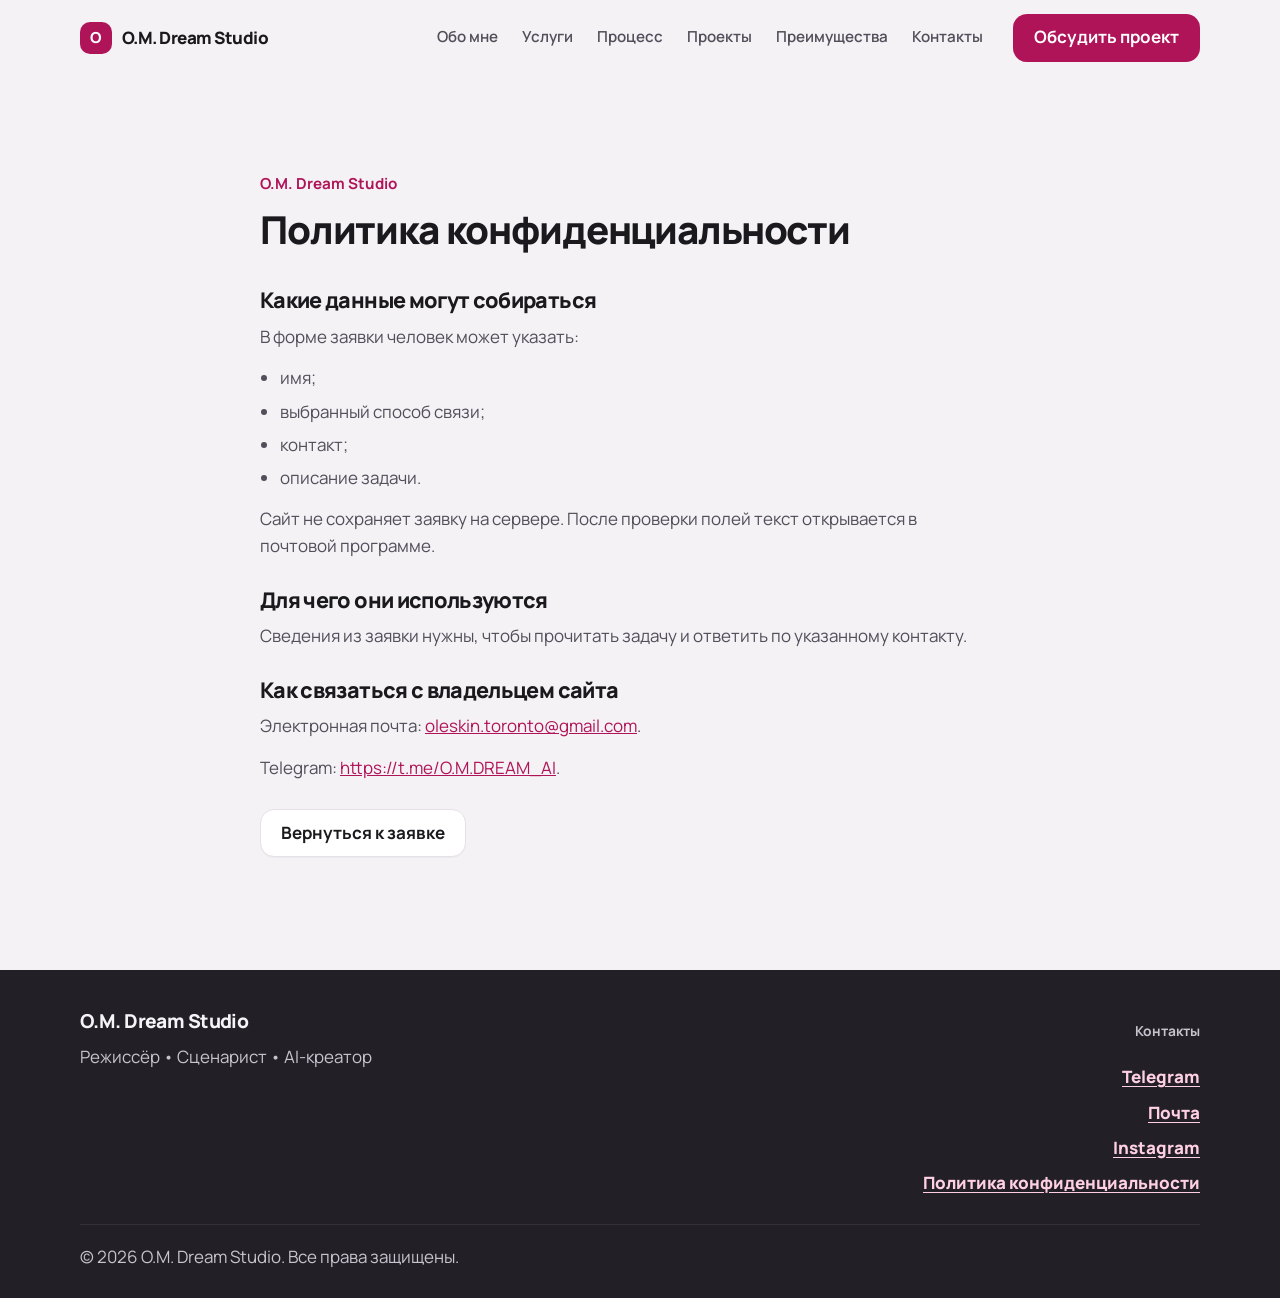
<file: privacy.html>
<!DOCTYPE html>
<html lang="ru">
<head>
  <meta charset="UTF-8">
  <meta name="viewport" content="width=device-width, initial-scale=1">
  <meta name="description" content="Заготовка политики конфиденциальности сайта O.M. Dream Studio.">
  <meta name="theme-color" content="#F4F2F5">
  <title>Политика конфиденциальности — O.M. Dream Studio</title>
  <link rel="icon" href="data:image/svg+xml,%3Csvg xmlns='http://www.w3.org/2000/svg' viewBox='0 0 32 32'%3E%3Crect width='32' height='32' rx='8' fill='%23B01458'/%3E%3Cpath d='M8 11h16M8 16h11M8 21h7' stroke='white' stroke-width='2' stroke-linecap='round'/%3E%3C/svg%3E">
  <link rel="preconnect" href="https://fonts.googleapis.com">
  <link rel="preconnect" href="https://fonts.gstatic.com" crossorigin>
  <link href="https://fonts.googleapis.com/css2?family=Manrope:wght@400;500;600;700;800&display=swap" rel="stylesheet">
  <link rel="stylesheet" href="styles.css">
</head>
<body>
  <a class="skip-link" href="#main">К содержанию</a>

  <header class="header" id="header">
    <div class="container header-inner">
      <a class="logo" href="index.html">
        <span class="logo-mark" aria-hidden="true">O</span>
        O.M. Dream Studio
      </a>

      <button class="menu-toggle" type="button" aria-expanded="false" aria-controls="site-nav" aria-label="Открыть меню">
        <span class="menu-toggle-lines" aria-hidden="true"></span>
      </button>

      <nav class="nav" id="site-nav" aria-label="Разделы страницы">
        <a href="index.html#about">Обо мне</a>
        <a href="index.html#services">Услуги</a>
        <a href="index.html#process">Процесс</a>
        <a href="index.html#projects">Проекты</a>
        <a href="index.html#advantages">Преимущества</a>
        <a href="index.html#contact">Контакты</a>
        <a class="button menu-cta" href="index.html#contact">Обсудить проект</a>
      </nav>

      <a class="button header-cta" href="index.html#contact">Обсудить проект</a>
    </div>
  </header>

  <main id="main">
    <section class="section">
      <div class="container privacy">
        <header class="section-head">
          <p class="eyebrow">O.M. Dream Studio</p>
          <h1>Политика конфиденциальности</h1>
        </header>

        <!-- Текст политики является шаблоном и требует юридической проверки перед публикацией -->
        <div class="prose">
          <h2>Какие данные могут собираться</h2>
          <p>В форме заявки человек может указать:</p>
          <ul>
            <li>имя;</li>
            <li>выбранный способ связи;</li>
            <li>контакт;</li>
            <li>описание задачи.</li>
          </ul>
          <p>Сайт не сохраняет заявку на сервере. После проверки полей текст открывается в почтовой программе.</p>

          <h2>Для чего они используются</h2>
          <p>Сведения из заявки нужны, чтобы прочитать задачу и ответить по указанному контакту.</p>

          <h2>Как связаться с владельцем сайта</h2>
          <p>Электронная почта: <a href="mailto:oleskin.toronto@gmail.com">oleskin.toronto@gmail.com</a>.</p>
          <p>Telegram: <a href="https://t.me/O.M.DREAM_AI" target="_blank" rel="noopener noreferrer">https://t.me/O.M.DREAM_AI</a>.</p>
        </div>

        <p class="privacy-back">
          <a class="button button-secondary" href="index.html#contact">Вернуться к заявке</a>
        </p>
      </div>
    </section>
  </main>

  <footer class="footer">
    <div class="container footer-inner">
      <div>
        <p class="footer-brand">O.M. Dream Studio</p>
        <p class="footer-text">Режиссёр • Сценарист • AI-креатор</p>
      </div>
      <div class="footer-contacts">
        <p class="footer-label">Контакты</p>
        <a class="contact-link" href="https://t.me/O.M.DREAM_AI" target="_blank" rel="noopener noreferrer">Telegram</a>
        <a class="contact-link" href="mailto:oleskin.toronto@gmail.com">Почта</a>
        <a class="contact-link" href="https://www.instagram.com/omdream.studio/" target="_blank" rel="noopener noreferrer">Instagram</a>
        <a class="contact-link" href="privacy.html">Политика конфиденциальности</a>
      </div>
    </div>
    <div class="container footer-bottom">
      <p>© <span id="year"></span> O.M. Dream Studio. Все права защищены.</p>
    </div>
  </footer>

  <script src="script.js?v=consent"></script>
</body>
</html>
</file>
<file: styles.css>
/* =========================================================
   Стили одностраничного портфолио вайбкодера
   Порядок блоков:
   1. Переменные и базовая типографика
   2. Шапка и навигация
   3. Кнопки
   4. Главный экран
   5. Общие секции и карточки
   6. Отдельные разделы
   7. Форма
   8. Подвал
   9. Адаптив внутри блоков + уважение к reduced-motion

   Цвета сайта меняются в :root — этого достаточно,
   чтобы перекрасить акценты, не трогая остальной код.
   ========================================================= */

:root {
  --bg: #f4f2f5;
  --bg-alt: #fbfafb;
  --surface: #ffffff;
  --ink: #1a191d;
  --muted: #524e5a;
  --line: #e6e1e8;
  --accent: #b01458;
  --accent-hover: #8e1047;
  --accent-soft: #fbe7f0;
  --error: #9f1239;
  --error-bg: #fff1f3;
  --ok-bg: #f1f8f4;
  --ok-text: #145c3a;
  --ok-line: #cde8d8;
  --shadow: 0 14px 40px rgba(26, 25, 29, 0.06);
  --shadow-hover: 0 18px 44px rgba(26, 25, 29, 0.1);
  --radius: 22px;
  --header-h: 76px;
  --container: 1120px;
  --font: "Manrope", "Avenir Next", "Segoe UI", sans-serif;
}

*,
*::before,
*::after {
  box-sizing: border-box;
}

html {
  scroll-behavior: smooth;
}

body {
  margin: 0;
  font-family: var(--font);
  font-size: 17px;
  line-height: 1.6;
  color: var(--ink);
  background: var(--bg);
  overflow-x: clip;
  -webkit-font-smoothing: antialiased;
}

body.menu-open {
  overflow: hidden;
}

img {
  max-width: 100%;
}

h1, h2, h3, p {
  text-wrap: pretty;
}

h1, h2, h3 {
  line-height: 1.15;
  letter-spacing: -0.03em;
  font-weight: 800;
}

a {
  color: var(--accent);
}

::selection {
  background: #f6c4d8;
  color: var(--ink);
}

:focus-visible {
  outline: 2px solid var(--ink);
  outline-offset: 3px;
}

.skip-link {
  position: absolute;
  left: 16px;
  top: -48px;
  z-index: 50;
  padding: 10px 14px;
  border-radius: 10px;
  background: var(--ink);
  color: #fff;
  text-decoration: none;
}

.skip-link:focus {
  top: 12px;
}

.container {
  width: min(var(--container), calc(100% - 40px));
  margin-inline: auto;
}

.visually-hidden {
  position: absolute;
  width: 1px;
  height: 1px;
  padding: 0;
  margin: -1px;
  overflow: hidden;
  clip: rect(0, 0, 0, 0);
  white-space: nowrap;
  border: 0;
}

/* Отступ, чтобы якорь не прятался под липкой шапкой */
section[id],
#form-success {
  scroll-margin-top: calc(var(--header-h) + 12px);
}

/* ---------- Кнопки ---------- */

.button {
  display: inline-flex;
  align-items: center;
  justify-content: center;
  gap: 8px;
  min-height: 48px;
  padding: 12px 20px;
  border: 1px solid transparent;
  border-radius: 14px;
  background: var(--accent);
  color: #fff;
  font: inherit;
  font-weight: 700;
  line-height: 1.2;
  text-decoration: none;
  cursor: pointer;
  transition: background 0.2s ease, transform 0.2s ease, box-shadow 0.2s ease, border-color 0.2s ease;
}

.button:hover {
  background: var(--accent-hover);
  transform: translateY(-1px);
}

.button-secondary {
  background: var(--surface);
  color: var(--ink);
  border-color: var(--line);
  box-shadow: 0 1px 0 rgba(26, 25, 29, 0.03);
}

.button-secondary:hover {
  background: #fff;
  border-color: #d9d3dc;
}

.button-full {
  width: 100%;
}

/* ---------- Шапка ---------- */

.header {
  position: sticky;
  top: 0;
  z-index: 30;
  height: var(--header-h);
  background: rgba(244, 242, 245, 0.88);
  backdrop-filter: blur(16px);
  border-bottom: 1px solid transparent;
}

.header.is-scrolled {
  border-bottom-color: var(--line);
  box-shadow: 0 8px 24px rgba(26, 25, 29, 0.04);
}

.header-inner {
  position: relative;
  display: flex;
  align-items: center;
  gap: 20px;
  height: 100%;
}

.logo {
  display: inline-flex;
  align-items: center;
  gap: 10px;
  color: var(--ink);
  font-weight: 800;
  letter-spacing: -0.03em;
  text-decoration: none;
  margin-right: auto;
}

.logo-mark {
  display: grid;
  place-items: center;
  width: 32px;
  height: 32px;
  border-radius: 10px;
  background: var(--accent);
  color: #fff;
  font-size: 0.95rem;
  font-weight: 800;
  line-height: 1;
}

.nav {
  display: flex;
  align-items: center;
  gap: 4px;
}

.nav a:not(.button) {
  flex-shrink: 0;
  padding: 8px 10px;
  border-radius: 10px;
  color: var(--muted);
  font-size: 0.95rem;
  font-weight: 600;
  white-space: nowrap;
  text-decoration: none;
}

.nav a:not(.button):hover,
.nav a[aria-current="true"] {
  color: var(--accent);
  background: var(--accent-soft);
}

.menu-cta {
  display: none;
}

.menu-toggle {
  display: none;
  width: 44px;
  height: 44px;
  padding: 0;
  border: 1px solid var(--line);
  border-radius: 12px;
  background: var(--surface);
  align-items: center;
  justify-content: center;
  cursor: pointer;
}

.menu-toggle-lines,
.menu-toggle-lines::before,
.menu-toggle-lines::after {
  display: block;
  width: 18px;
  height: 2px;
  border-radius: 2px;
  background: var(--ink);
  position: relative;
  transition: transform 0.2s ease, background 0.2s ease;
}

.menu-toggle-lines::before,
.menu-toggle-lines::after {
  content: "";
  position: absolute;
  left: 0;
}

.menu-toggle-lines::before { top: -6px; }
.menu-toggle-lines::after { top: 6px; }

.menu-toggle[aria-expanded="true"] .menu-toggle-lines {
  background: transparent;
}

.menu-toggle[aria-expanded="true"] .menu-toggle-lines::before {
  top: 0;
  transform: rotate(45deg);
}

.menu-toggle[aria-expanded="true"] .menu-toggle-lines::after {
  top: 0;
  transform: rotate(-45deg);
}

/* ---------- Главный экран ---------- */

.hero {
  padding: 36px 0 72px;
  background:
    radial-gradient(ellipse 48% 60% at 92% 0%, rgba(176, 20, 88, 0.12), transparent 62%),
    radial-gradient(ellipse 36% 40% at 0% 90%, rgba(244, 114, 182, 0.1), transparent 60%);
}

.hero-grid {
  display: grid;
  grid-template-columns: minmax(0, 1.12fr) minmax(280px, 0.88fr);
  gap: 48px;
  align-items: center;
}

.eyebrow {
  margin: 0 0 12px;
  color: var(--accent);
  font-size: 0.95rem;
  font-weight: 700;
}

.hero h1 {
  margin: 0 0 16px;
  font-size: clamp(2.05rem, 4.4vw, 4.05rem);
}

.hero-lead {
  margin: 0 0 28px;
  max-width: 40rem;
  color: var(--muted);
  font-size: 1.125rem;
}

.hero-actions {
  display: flex;
  flex-wrap: wrap;
  gap: 12px;
}

.hero-portrait {
  margin: 0;
  aspect-ratio: 4 / 5;
  border-radius: 24px;
  overflow: hidden;
  background: var(--accent-soft);
  box-shadow:
    var(--shadow),
    0 0 0 1px rgba(176, 20, 88, 0.08),
    0 22px 50px rgba(176, 20, 88, 0.16);
}

.hero-portrait img {
  display: block;
  width: 100%;
  height: 100%;
  object-fit: cover;
  object-position: center;
}

/* ---------- Секции ---------- */

.section {
  padding: 96px 0;
}

.section-alt {
  background: var(--bg-alt);
}

.section-head {
  max-width: 680px;
  margin-bottom: 36px;
}

.section-head h2 {
  margin: 0;
  font-size: clamp(1.8rem, 3vw, 2.55rem);
}

.section-head p:last-child {
  margin: 14px 0 0;
  color: var(--muted);
}

.prose p {
  margin: 0 0 14px;
  color: var(--muted);
}

.prose p:last-child {
  margin-bottom: 0;
}

.card {
  background: var(--surface);
  border: 1px solid var(--line);
  border-radius: var(--radius);
  box-shadow: var(--shadow);
}

.card:hover {
  transform: translateY(-3px);
  box-shadow: var(--shadow-hover);
}

.services-grid .card,
.steps .card,
.projects-grid .card,
.advantages-grid .card,
.about-facts .card {
  transition: transform 0.2s ease, box-shadow 0.2s ease;
}

/* ---------- Обо мне ---------- */

.about-copy .section-head {
  margin-bottom: 22px;
}

.about-copy .section-head .about-lead {
  margin: 12px 0 0;
  color: var(--accent);
  font-size: 1.125rem;
  font-weight: 700;
}

.about-facts {
  display: grid;
  gap: 16px;
  margin-top: 28px;
}

.about-fact {
  padding: 20px 22px;
}

.about-fact h3 {
  margin: 0 0 8px;
  font-size: 1.05rem;
}

.about-fact p {
  margin: 0;
  color: var(--muted);
}

/* ---------- Услуги ---------- */

.services-grid {
  display: grid;
  gap: 16px;
  align-items: stretch;
}

.service-card {
  display: flex;
  flex-direction: column;
  height: 100%;
  min-width: 0;
  padding: 24px;
}

.service-card h3,
.service-card p {
  overflow-wrap: break-word;
  hyphens: auto;
}

.service-card h3,
.advantage h3,
.step h3,
.project-card h3 {
  margin: 0 0 8px;
  font-size: 1.2rem;
}

.service-card p,
.advantage p,
.step p,
.project-card p {
  margin: 0;
  color: var(--muted);
}

.icon-wrap {
  display: grid;
  place-items: center;
  width: 46px;
  height: 46px;
  margin-bottom: 18px;
  border-radius: 14px;
  background: var(--accent-soft);
  color: var(--accent);
}

.icon {
  width: 22px;
  height: 22px;
  fill: none;
  stroke: currentColor;
  stroke-width: 1.7;
  stroke-linecap: round;
  stroke-linejoin: round;
}

/* ---------- Процесс ---------- */

.steps {
  list-style: none;
  display: grid;
  gap: 16px;
  margin: 0;
  padding: 0;
}

.step {
  padding: 22px 22px 24px;
}

.step-index {
  display: inline-block;
  margin-bottom: 14px;
  color: var(--accent);
  font-size: 0.92rem;
  font-weight: 800;
  letter-spacing: 0.04em;
}

/* ---------- Проекты ---------- */

.projects-grid,
.advantages-grid {
  display: grid;
  gap: 16px;
}

.project-card {
  display: flex;
  flex-direction: column;
  padding: 14px 14px 22px;
}

.project-preview {
  display: grid;
  place-items: center;
  min-height: 168px;
  margin-bottom: 18px;
  border: 1px dashed #e3b7c9;
  border-radius: 16px;
  background:
    linear-gradient(180deg, rgba(251, 231, 240, 0.55), rgba(255, 255, 255, 0.2));
  color: var(--accent);
  font-size: 0.92rem;
  font-weight: 700;
}

.project-kicker {
  margin: 0 0 6px;
  color: var(--accent);
  font-size: 0.86rem;
  font-weight: 800;
}

.project-card h3 {
  margin-bottom: 8px;
}

.project-card p + p {
  margin-top: 12px;
}

.project-status {
  margin-top: auto;
  padding-top: 16px;
  color: var(--muted);
  font-size: 0.92rem;
  font-weight: 700;
}

/* ---------- Преимущества ---------- */

.advantage {
  padding: 24px;
}

.section-cta {
  margin-top: 28px;
}

/* ---------- Форма ---------- */

.contact-grid {
  display: grid;
  grid-template-columns: minmax(0, 0.86fr) minmax(0, 1.14fr);
  gap: 40px;
  align-items: start;
}

.contact-actions {
  display: flex;
  flex-direction: column;
  align-items: flex-start;
  gap: 10px;
  margin: 24px 0 0;
}

.contact-actions .button {
  max-width: 100%;
}

.footer-label {
  font-size: 0.86rem;
  font-weight: 700;
}

.footer-label {
  color: #c9c3ce;
}

.contact-link {
  font-weight: 800;
  text-underline-offset: 3px;
}

.form-card {
  padding: 28px;
  border: 1px solid var(--line);
  border-radius: 24px;
  background: var(--surface);
  box-shadow: var(--shadow);
}

.form-note,
.form-hint {
  margin: 0;
  color: var(--muted);
  font-size: 0.92rem;
}

.form-hint {
  margin-top: 12px;
}

.form-alert {
  margin: 14px 0 0;
  padding: 12px 14px;
  border: 1px solid #fecdd6;
  border-radius: 12px;
  background: var(--error-bg);
  color: var(--error);
  font-weight: 700;
}

.field {
  margin-top: 16px;
}

.field label {
  display: block;
  margin-bottom: 8px;
  font-weight: 700;
}

.field input,
.field select,
.field textarea {
  width: 100%;
  padding: 14px 14px;
  border: 1px solid #ddd7e0;
  border-radius: 12px;
  background: #fff;
  color: var(--ink);
  font: inherit;
  font-size: 16px;
}

.field select {
  appearance: none;
  padding-right: 42px;
  background-image: url("data:image/svg+xml,%3Csvg xmlns='http://www.w3.org/2000/svg' width='16' height='16' viewBox='0 0 16 16'%3E%3Cpath d='M3.5 6.5 8 11l4.5-4.5' fill='none' stroke='%236f6a76' stroke-width='1.6' stroke-linecap='round' stroke-linejoin='round'/%3E%3C/svg%3E");
  background-repeat: no-repeat;
  background-position: right 14px center;
}

.field textarea {
  min-height: 140px;
  resize: vertical;
}

.field input::placeholder,
.field textarea::placeholder {
  color: #6f6a76;
}

.field input:focus,
.field select:focus,
.field textarea:focus {
  outline: none;
  border-color: var(--accent);
  box-shadow: 0 0 0 4px var(--accent-soft);
}

.field.has-error input,
.field.has-error select,
.field.has-error textarea {
  border-color: var(--error);
  background-color: #fffafa;
}

.field-error {
  margin: 8px 0 0;
  color: var(--error);
  font-size: 0.92rem;
  font-weight: 700;
}

.field-check {
  margin-top: 18px;
}

.check-label {
  display: flex;
  align-items: flex-start;
  gap: 12px;
  font-weight: 600;
  cursor: pointer;
}

.field input[type="checkbox"] {
  width: 20px;
  height: 20px;
  margin: 3px 0 0;
  padding: 0;
  flex: 0 0 auto;
  accent-color: var(--accent);
}

.check-label span {
  min-width: 0;
}

.check-label a {
  font-weight: 800;
  text-underline-offset: 3px;
}

.privacy {
  max-width: 760px;
}

.privacy .section-head h1 {
  margin: 0;
  font-size: clamp(1.8rem, 3vw, 2.55rem);
}

.privacy h2 {
  margin: 28px 0 10px;
  font-size: 1.35rem;
}

.privacy ul {
  margin: 0 0 14px;
  padding-left: 1.2em;
  color: var(--muted);
}

.privacy li + li {
  margin-top: 6px;
}

.privacy-back {
  margin-top: 28px;
}

.form-card .button {
  margin-top: 18px;
}

.form-success {
  padding: 18px;
  border: 1px solid var(--ok-line);
  border-radius: 16px;
  background: var(--ok-bg);
}

.form-success h3 {
  margin: 0 0 10px;
  font-size: 1.6rem;
}

.form-success p {
  margin: 0 0 18px;
}

.form-success h3,
.form-success p {
  color: var(--ok-text);
}

.form-success .button-secondary {
  margin-top: 10px;
  background: #fff;
}

/* ---------- Подвал ---------- */

.footer {
  padding: 36px 0 28px;
  background: #221f26;
  color: #f6f3f7;
}

.footer-inner {
  display: flex;
  justify-content: space-between;
  gap: 24px;
}

.footer-brand {
  margin: 0 0 6px;
  font-size: 1.2rem;
  font-weight: 800;
  letter-spacing: -0.03em;
}

.footer-text,
.footer-bottom p {
  margin: 0;
  color: #c9c3ce;
}

.footer-contacts {
  display: flex;
  flex-direction: column;
  align-items: flex-end;
  gap: 8px;
  text-align: right;
}

.footer .contact-link {
  color: #ffd0e2;
  overflow-wrap: break-word;
}

.footer-bottom {
  margin-top: 28px;
  padding-top: 18px;
  border-top: 1px solid rgba(255, 255, 255, 0.08);
}

.noscript {
  margin: 0;
  padding: 12px 20px;
  background: #fff4d6;
  color: #3f3420;
  text-align: center;
}

/* ---------- Адаптив ---------- */

@media (min-width: 700px) {
  .services-grid {
    grid-template-columns: 1fr 1fr;
  }
}

@media (min-width: 720px) {
  .advantages-grid {
    grid-template-columns: 1fr 1fr;
  }

  .about-facts {
    grid-template-columns: repeat(3, minmax(0, 1fr));
  }
}

@media (min-width: 760px) {
  .steps {
    grid-template-columns: 1fr 1fr;
  }
}

@media (min-width: 900px) {
  .hero {
    min-height: calc(100vh - var(--header-h));
    min-height: calc(100svh - var(--header-h));
    display: flex;
    align-items: center;
    padding: 28px 0;
  }

  .projects-grid {
    grid-template-columns: repeat(3, minmax(0, 1fr));
  }
}

@media (min-width: 1020px) {
  .services-grid {
    grid-template-columns: repeat(6, minmax(0, 1fr));
  }

  .service-card {
    grid-column: span 2;
  }

  /* Четвёртая и пятая карточки делят второй ряд поровну */
  .service-card:nth-child(4),
  .service-card:nth-child(5) {
    grid-column: span 3;
  }

  .steps {
    grid-template-columns: repeat(3, minmax(0, 1fr));
  }
}

@media (max-width: 900px) {
  .hero-grid,
  .contact-grid {
    grid-template-columns: 1fr;
  }
}

/* До 1040px ссылки в шапке не помещаются в одну строку — показываем меню */
@media (max-width: 1040px) {
  .menu-toggle {
    display: inline-flex;
  }

  .header-cta {
    display: none;
  }

  .nav {
    display: none;
    position: absolute;
    top: calc(100% + 8px);
    left: 0;
    right: 0;
    flex-direction: column;
    align-items: stretch;
    gap: 4px;
    padding: 12px;
    border: 1px solid var(--line);
    border-radius: 16px;
    background: #fff;
    box-shadow: var(--shadow-hover);
  }

  .nav.is-open {
    display: flex;
  }

  .nav a:not(.button) {
    padding: 14px 12px;
  }

  .menu-cta {
    display: inline-flex;
    margin-top: 6px;
  }
}

@media (max-width: 640px) {
  .container {
    width: min(var(--container), calc(100% - 32px));
  }

  .section {
    padding: 72px 0;
  }

  .hero {
    padding: 28px 0 56px;
  }

  .hero-actions {
    flex-direction: column;
  }

  .hero-actions .button {
    width: 100%;
  }

  .form-card {
    padding: 20px;
  }

  .footer-inner,
  .footer-contacts {
    flex-direction: column;
    align-items: flex-start;
    text-align: left;
  }

}

@media (prefers-reduced-motion: reduce) {
  html {
    scroll-behavior: auto;
  }

  *,
  *::before,
  *::after {
    animation: none !important;
    transition: none !important;
  }

  .button:hover,
  .card:hover {
    transform: none;
  }
}
</file>
